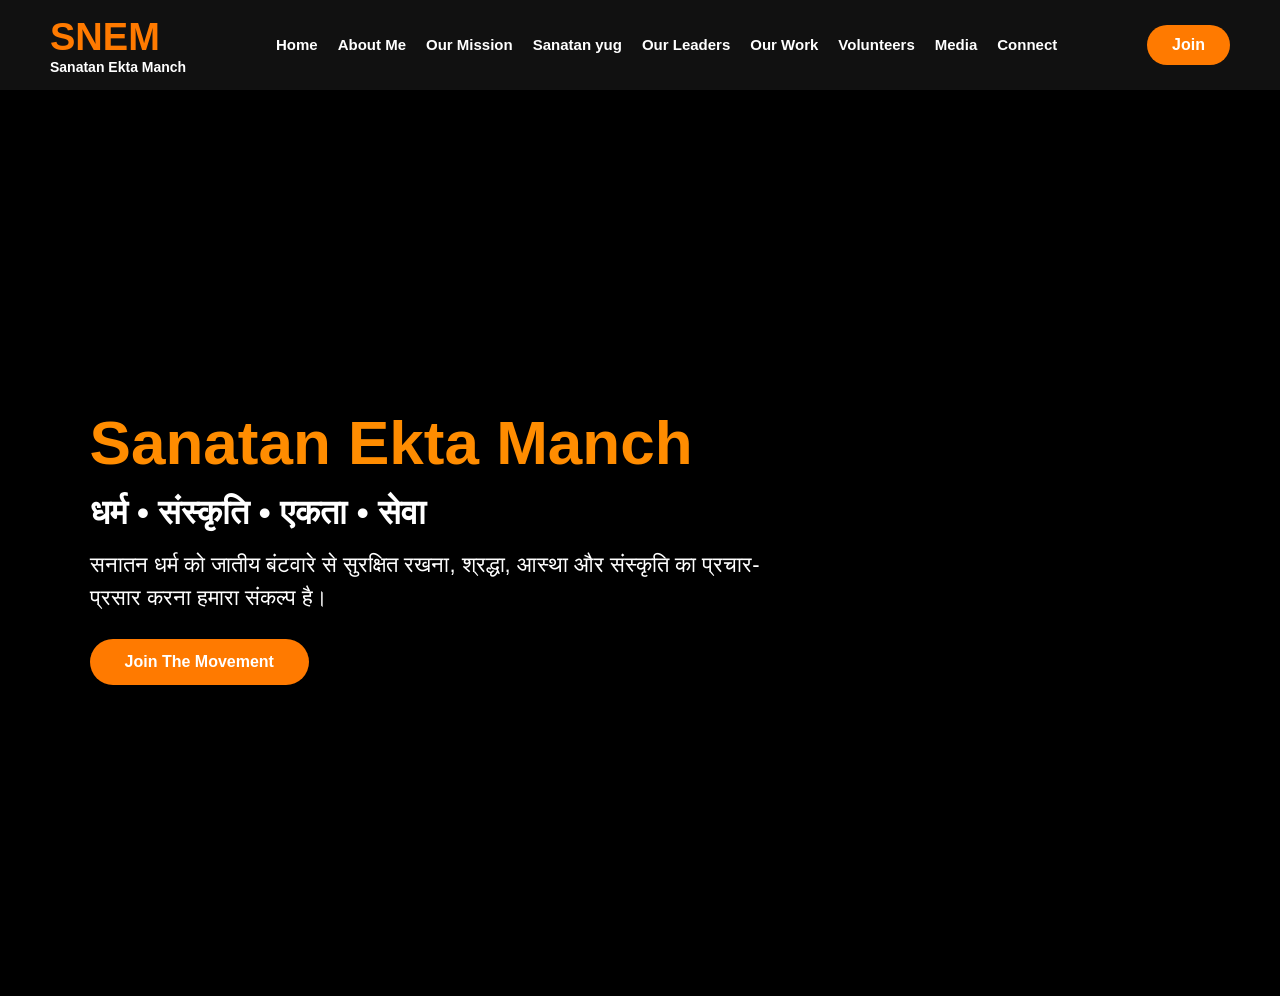
<file: index.html>
<!DOCTYPE html>
<html lang="hi">
<head>
  <meta charset="UTF-8">
  <meta name="viewport" content="width=device-width, initial-scale=1.0">
  <title>SNEM | Sanatan Ekta Manch</title>
  <link rel="stylesheet" href="style.css">
</head>
<body>

<header>
  <div class="kesri-line"></div>

  <nav>
    <div class="logo">
      <h1>SNEM</h1>
      <p>Sanatan Ekta Manch</p>
    </div>

    <ul>
      <li><a href="index.html">Home</a></li>
<li><a href="about.html">About Me</a></li>
<li><a href="mission.html">Our Mission</a></li>
<li><a href="sanatan yug.html">Sanatan yug</a></li>
<li><a href="leaders.html">Our Leaders</a></li>
<li><a href="work.html">Our Work</a></li>
<li><a href="volunteers.html">Volunteers</a></li>
<li><a href="media.html">Media</a></li>
<li><a href="connect.html">Connect</a></li>
    </ul>

    <a href="https://docs.google.com/forms/d/e/1FAIpQLSdkFGyTvKlEn-gNtfarhnUc8JHBrZEv73RzgeDl6X1iMg0nRg/viewform?usp=publish-editor"
target="_blank"
class="join-btn">Join</a>
  </nav>
</header>

<section class="hero">
  <video autoplay muted loop playsinline class="hero-video">
    <source src="video.mp4" type="video/mp4">
  </video>

  <div class="overlay"></div>

  <div class="hero-text">
    <h1>Sanatan Ekta Manch</h1>
    <h2>धर्म • संस्कृति • एकता • सेवा</h2>
    <p>
      सनातन धर्म को जातीय बंटवारे से सुरक्षित रखना,
      श्रद्धा, आस्था और संस्कृति का प्रचार-प्रसार करना हमारा संकल्प है।
    </p>
    <a href="https://docs.google.com/forms/d/e/1FAIpQLSdkFGyTvKlEn-gNtfarhnUc8JHBrZEv73RzgeDl6X1iMg0nRg/viewform?usp=publish-editor"
target="_blank"
class="main-btn">Join The Movement</a>
  </div>
</section>

</body>
</html>
</file>
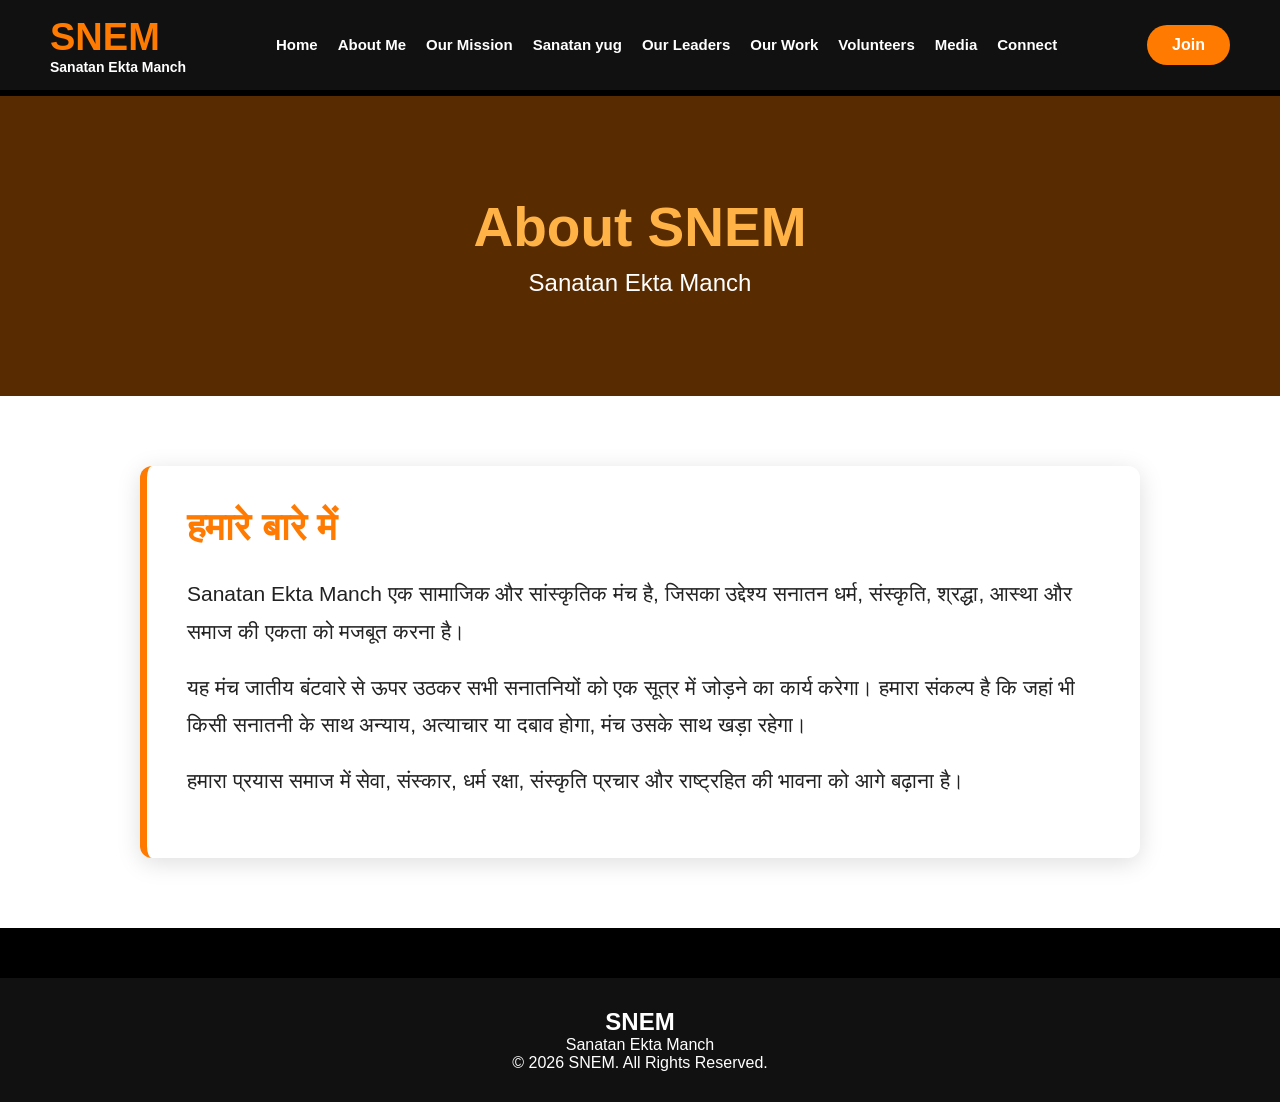
<file: about.html>
<!DOCTYPE html>
<html lang="hi">
<head>
  <meta charset="UTF-8">
  <meta name="viewport" content="width=device-width, initial-scale=1.0">
  <title>About | Sanatan Ekta Manch</title>
  <link rel="stylesheet" href="style.css">
</head>
<body>

<header>
  <div class="kesri-line"></div>

  <nav>
    <div class="logo">
      <h1>SNEM</h1>
      <p>Sanatan Ekta Manch</p>
    </div>

    <ul>
      <li><a href="index.html">Home</a></li>
      <li><a href="about.html">About Me</a></li>
      <li><a href="mission.html">Our Mission</a></li>
      <li><a href="sanatan yug.html">Sanatan yug</a></li>
      <li><a href="leaders.html">Our Leaders</a></li>
      <li><a href="work.html">Our Work</a></li>
      <li><a href="volunteers.html">Volunteers</a></li>
      <li><a href="media.html">Media</a></li>
      <li><a href="connect.html">Connect</a></li>
    </ul>

    <a href="connect.html" class="join-btn">Join</a>
  </nav>
</header>

<section class="page-hero">
  <h1>About SNEM</h1>
  <p>Sanatan Ekta Manch</p>
</section>

<section class="about-section">
  <div class="about-box">
    <h2>हमारे बारे में</h2>

    <p>
      Sanatan Ekta Manch एक सामाजिक और सांस्कृतिक मंच है, जिसका उद्देश्य
      सनातन धर्म, संस्कृति, श्रद्धा, आस्था और समाज की एकता को मजबूत करना है।
    </p>

    <p>
      यह मंच जातीय बंटवारे से ऊपर उठकर सभी सनातनियों को एक सूत्र में जोड़ने
      का कार्य करेगा। हमारा संकल्प है कि जहां भी किसी सनातनी के साथ अन्याय,
      अत्याचार या दबाव होगा, मंच उसके साथ खड़ा रहेगा।
    </p>

    <p>
      हमारा प्रयास समाज में सेवा, संस्कार, धर्म रक्षा, संस्कृति प्रचार और
      राष्ट्रहित की भावना को आगे बढ़ाना है।
    </p>
  </div>
</section>

<footer>
  <h2>SNEM</h2>
  <p>Sanatan Ekta Manch</p>
  <p>© 2026 SNEM. All Rights Reserved.</p>
</footer>

</body>
</html>
</file>
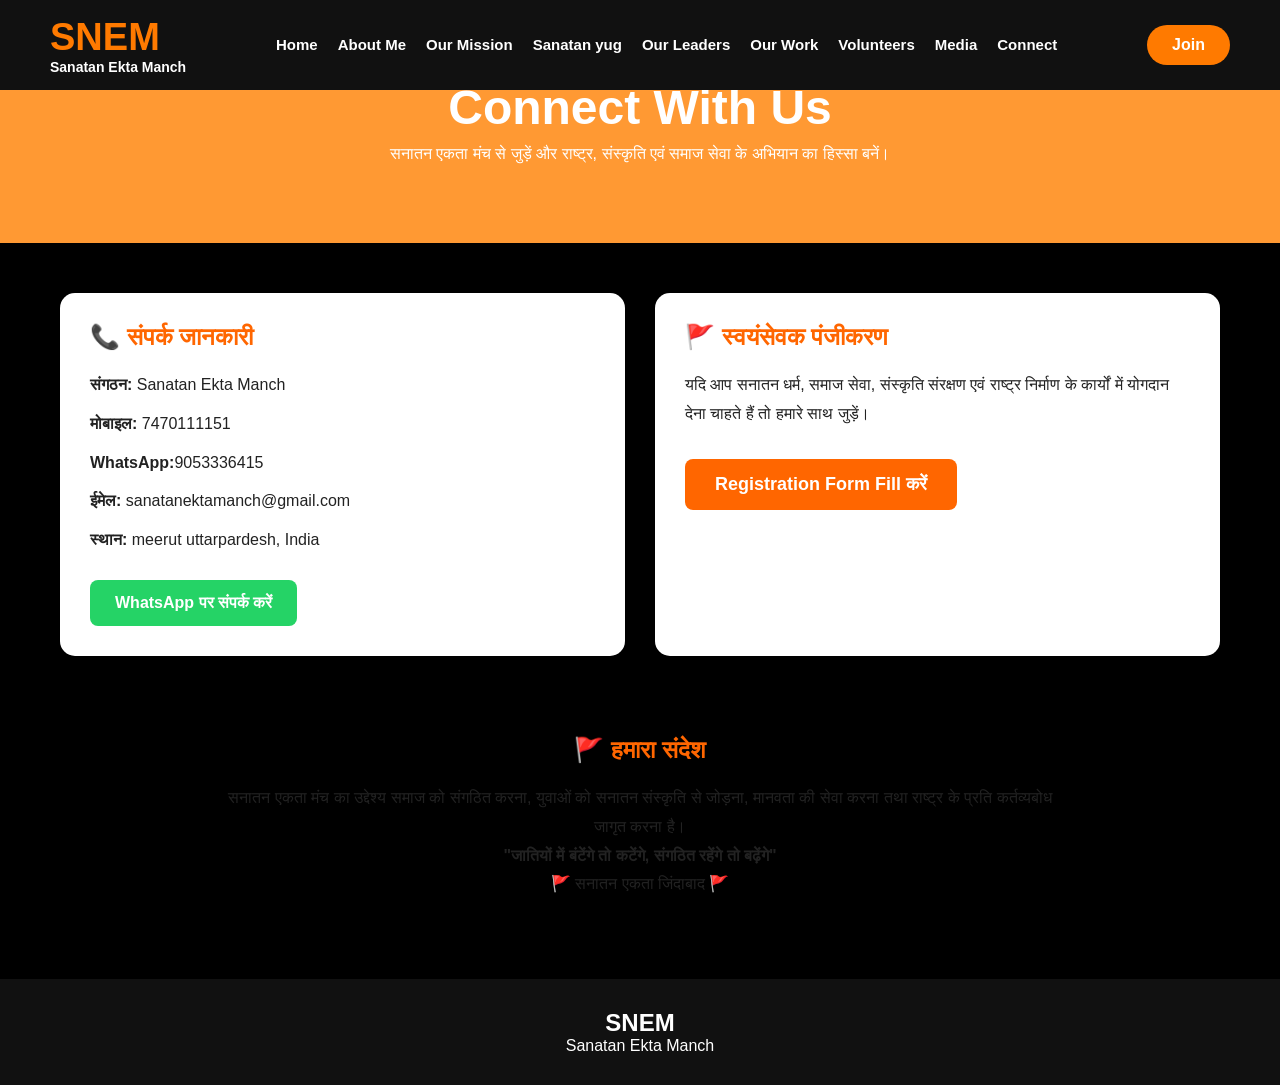
<file: connect.html>
<!DOCTYPE html>
<html lang="hi">
<head>
<meta charset="UTF-8">
<meta name="viewport" content="width=device-width, initial-scale=1.0">
<title>Connect With Us | SNEM</title>

<link rel="stylesheet" href="style.css">
</head>

<body>

<header>
<nav>

<div class="logo">
<h1>SNEM</h1>
<p>Sanatan Ekta Manch</p>
</div>

<ul>
<li><a href="index.html">Home</a></li>
<li><a href="about.html">About Me</a></li>
<li><a href="mission.html">Our Mission</a></li>
<li><a href="sanatan yug.html">Sanatan yug</a></li>
<li><a href="leaders.html">Our Leaders</a></li>
<li><a href="work.html">Our Work</a></li>
<li><a href="volunteers.html">Volunteers</a></li>
<li><a href="media.html">Media</a></li>
<li><a href="connect.html">Connect</a></li>
</ul>

<a href="https://docs.google.com/forms/d/e/1FAIpQLSdkFGyTvKlEn-gNtfarhnUc8JHBrZEv73RzgeDl6X1iMg0nRg/viewform?usp=publish-editor"
target="_blank"
class="join-btn">Join</a>

</nav>
</header>

<section class="connect-banner">
<h1>Connect With Us</h1>
<p>सनातन एकता मंच से जुड़ें और राष्ट्र, संस्कृति एवं समाज सेवा के अभियान का हिस्सा बनें।</p>
</section>

<section class="contact-section">

<div class="contact-card">

<h2>📞 संपर्क जानकारी</h2>

<p><strong>संगठन:</strong> Sanatan Ekta Manch</p>

<p><strong>मोबाइल:</strong> 7470111151</p>

<p><strong>WhatsApp:</strong>9053336415</p>

<p><strong>ईमेल:</strong> sanatanektamanch@gmail.com</p>

<p><strong>स्थान:</strong> meerut uttarpardesh, India</p>

<a href="https://wa.me/9053336415"
target="_blank"
class="whatsapp-contact">
WhatsApp पर संपर्क करें
</a>

</div>

<div class="contact-card">

<h2>🚩 स्वयंसेवक पंजीकरण</h2>

<p>
यदि आप सनातन धर्म, समाज सेवा, संस्कृति संरक्षण एवं
राष्ट्र निर्माण के कार्यों में योगदान देना चाहते हैं
तो हमारे साथ जुड़ें।
</p>

<a href="https://docs.google.com/forms/d/e/1FAIpQLSdkFGyTvKlEn-gNtfarhnUc8JHBrZEv73RzgeDl6X1iMg0nRg/viewform?usp=publish-editor"
target="_blank"
class="join-btn-big">

Registration Form Fill करें

</a>

</div>

</section>

<section class="mission-contact">

<h2>🚩 हमारा संदेश</h2>

<p>
सनातन एकता मंच का उद्देश्य समाज को संगठित करना,
युवाओं को सनातन संस्कृति से जोड़ना,
मानवता की सेवा करना तथा राष्ट्र के प्रति कर्तव्यबोध जागृत करना है।
</p>

<p>
<strong>
"जातियों में बंटेंगे तो कटेंगे, संगठित रहेंगे तो बढ़ेंगे"
</strong>
</p>

<p>
🚩 सनातन एकता जिंदाबाद 🚩
</p>

</section>

<footer>

<h2>SNEM</h2>

<p>Sanatan Ekta Manch</p>

</footer>

</body>
</html>
</file>
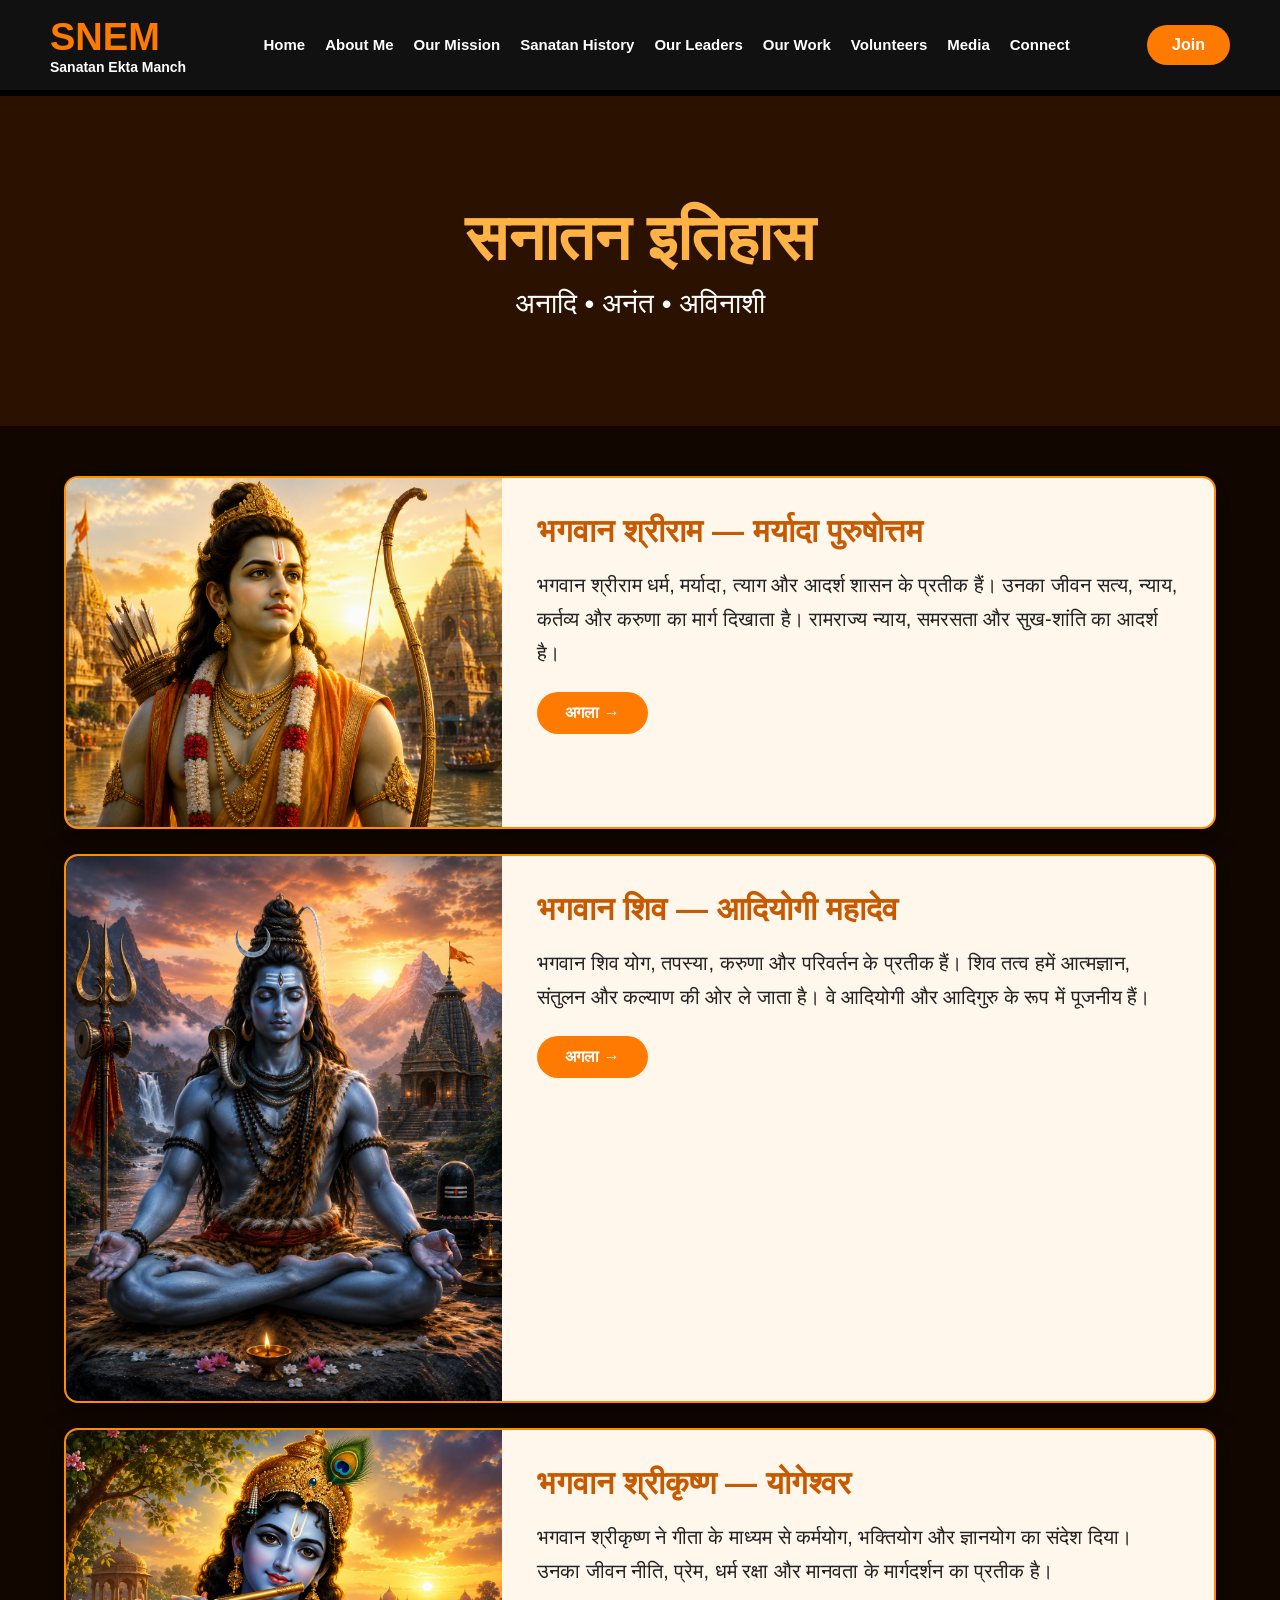
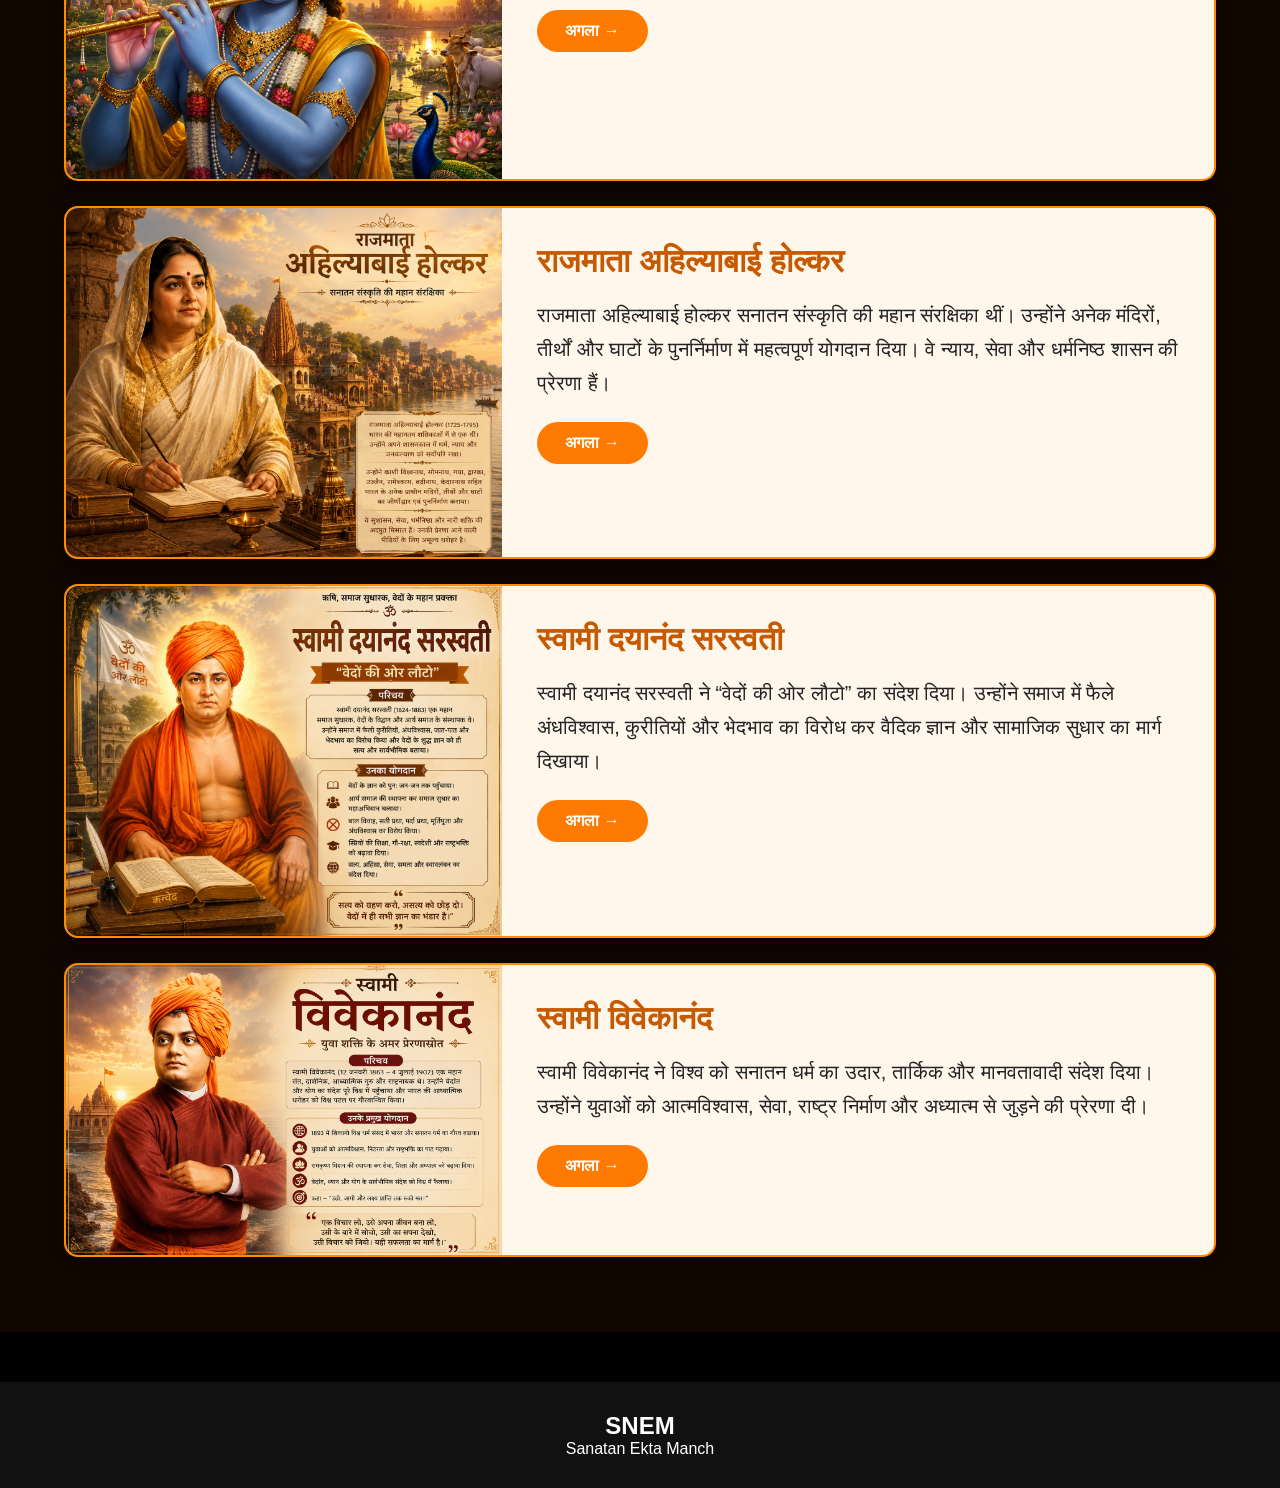
<file: history.html>
<!DOCTYPE html>
<html lang="hi">
<head>
  <meta charset="UTF-8">
  <meta name="viewport" content="width=device-width, initial-scale=1.0">
  <title>Sanatan History | SNEM</title>
  <link rel="stylesheet" href="style.css">
</head>
<body>

<header>
  <div class="kesri-line"></div>
  <nav>
    <div class="logo">
      <h1>SNEM</h1>
      <p>Sanatan Ekta Manch</p>
    </div>

    <ul>
      <li><a href="index.html">Home</a></li>
      <li><a href="about.html">About Me</a></li>
      <li><a href="mission.html">Our Mission</a></li>
      <li><a href="history.html">Sanatan History</a></li>
      <li><a href="leaders.html">Our Leaders</a></li>
      <li><a href="work.html">Our Work</a></li>
      <li><a href="volunteers.html">Volunteers</a></li>
      <li><a href="media.html">Media</a></li>
      <li><a href="connect.html">Connect</a></li>
    </ul>

    <a href="connect.html" class="join-btn">Join</a>
  </nav>
</header>

<section class="history-hero">
  <h1>सनातन इतिहास</h1>
  <p>अनादि • अनंत • अविनाशी</p>
</section>

<section class="history-section">

  <div class="history-card">
    <img src="images/ram.jpg" alt="Bhagwan Shri Ram">
    <div>
      <h2>भगवान श्रीराम — मर्यादा पुरुषोत्तम</h2>
      <p>भगवान श्रीराम धर्म, मर्यादा, त्याग और आदर्श शासन के प्रतीक हैं। उनका जीवन सत्य, न्याय, कर्तव्य और करुणा का मार्ग दिखाता है। रामराज्य न्याय, समरसता और सुख-शांति का आदर्श है।</p>
      <a href="#" class="next-btn">अगला →</a>
    </div>
  </div>

  <div class="history-card">
    <img src="images/shiv.jpg" alt="Bhagwan Shiv">
    <div>
      <h2>भगवान शिव — आदियोगी महादेव</h2>
      <p>भगवान शिव योग, तपस्या, करुणा और परिवर्तन के प्रतीक हैं। शिव तत्व हमें आत्मज्ञान, संतुलन और कल्याण की ओर ले जाता है। वे आदियोगी और आदिगुरु के रूप में पूजनीय हैं।</p>
      <a href="#" class="next-btn">अगला →</a>
    </div>
  </div>

  <div class="history-card">
    <img src="images/krishna.jpg" alt="Bhagwan Shri Krishna">
    <div>
      <h2>भगवान श्रीकृष्ण — योगेश्वर</h2>
      <p>भगवान श्रीकृष्ण ने गीता के माध्यम से कर्मयोग, भक्तियोग और ज्ञानयोग का संदेश दिया। उनका जीवन नीति, प्रेम, धर्म रक्षा और मानवता के मार्गदर्शन का प्रतीक है।</p>
      <a href="#" class="next-btn">अगला →</a>
    </div>
  </div>

  <div class="history-card">
    <img src="images/ahilyabai.jpg" alt="Ahilyabai Holkar">
    <div>
      <h2>राजमाता अहिल्याबाई होल्कर</h2>
      <p>राजमाता अहिल्याबाई होल्कर सनातन संस्कृति की महान संरक्षिका थीं। उन्होंने अनेक मंदिरों, तीर्थों और घाटों के पुनर्निर्माण में महत्वपूर्ण योगदान दिया। वे न्याय, सेवा और धर्मनिष्ठ शासन की प्रेरणा हैं।</p>
      <a href="#" class="next-btn">अगला →</a>
    </div>
  </div>

  <div class="history-card">
    <img src="images/dayanand.jpg" alt="Swami Dayanand Saraswati">
    <div>
      <h2>स्वामी दयानंद सरस्वती</h2>
      <p>स्वामी दयानंद सरस्वती ने “वेदों की ओर लौटो” का संदेश दिया। उन्होंने समाज में फैले अंधविश्वास, कुरीतियों और भेदभाव का विरोध कर वैदिक ज्ञान और सामाजिक सुधार का मार्ग दिखाया।</p>
      <a href="#" class="next-btn">अगला →</a>
    </div>
  </div>

  <div class="history-card">
    <img src="images/vivekanand.jpg" alt="Swami Vivekananda">
    <div>
      <h2>स्वामी विवेकानंद</h2>
      <p>स्वामी विवेकानंद ने विश्व को सनातन धर्म का उदार, तार्किक और मानवतावादी संदेश दिया। उन्होंने युवाओं को आत्मविश्वास, सेवा, राष्ट्र निर्माण और अध्यात्म से जुड़ने की प्रेरणा दी।</p>
      <a href="#" class="next-btn">अगला →</a>
    </div>
  </div>

</section>

<footer>
  <h2>SNEM</h2>
  <p>Sanatan Ekta Manch</p>
</footer>

</body>
</html>
</file>
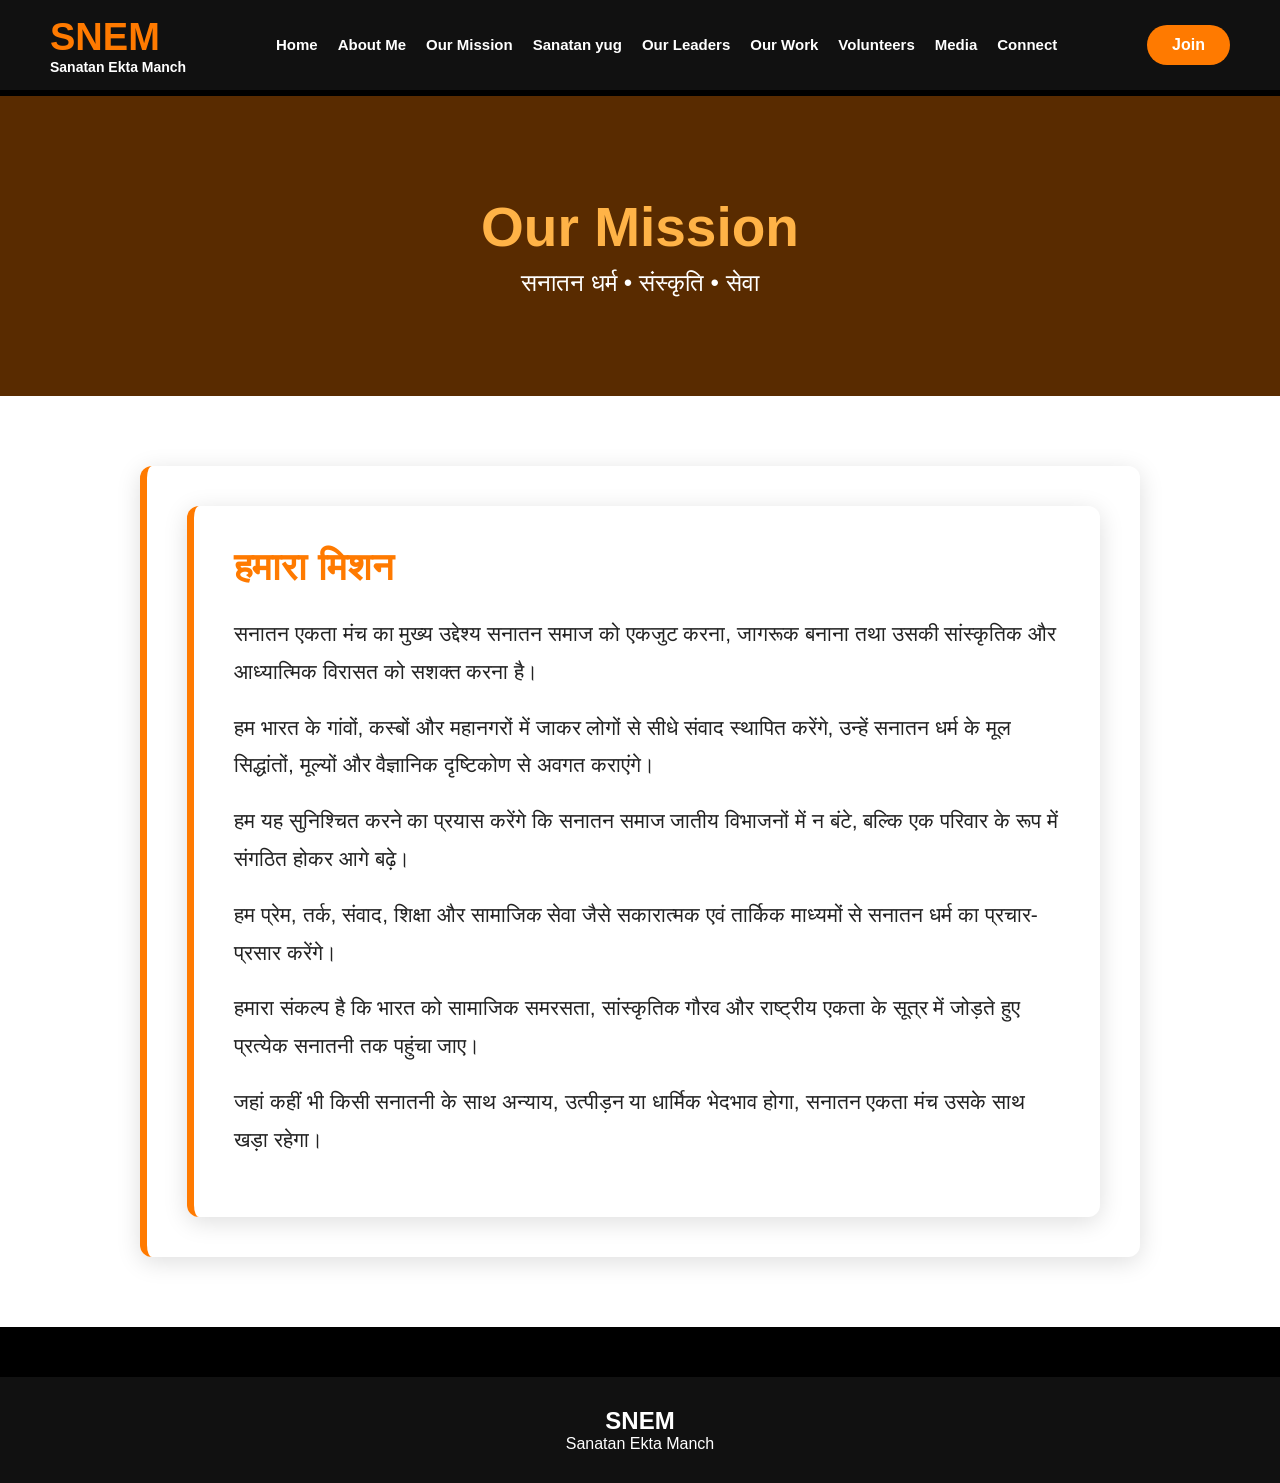
<file: mission.html>
<!DOCTYPE html>
<html lang="hi">

<head>
<meta charset="UTF-8">
<meta name="viewport" content="width=device-width,initial-scale=1.0">

<title>Our Mission | SNEM</title>

<link rel="stylesheet" href="style.css">

</head>

<body>

<header>

<div class="kesri-line"></div>

<nav>

<div class="logo">
<h1>SNEM</h1>
<p>Sanatan Ekta Manch</p>
</div>

<ul>

<ul>
  <li><a href="index.html">Home</a></li>
  <li><a href="about.html">About Me</a></li>
  <li><a href="mission.html">Our Mission</a></li>
  <li><a href="sanatan yug.html">Sanatan yug</a></li>
  <li><a href="leaders.html">Our Leaders</a></li>
  <li><a href="work.html">Our Work</a></li>
  <li><a href="volunteers.html">Volunteers</a></li>
  <li><a href="media.html">Media</a></li>
  <li><a href="connect.html">Connect</a></li>
</ul>
</ul>

<a href="connect.html" class="join-btn">

Join

</a>

</nav>

</header>



<section class="page-hero">

<h1>Our Mission</h1>

<p>

सनातन धर्म • संस्कृति • सेवा

</p>

</section>



<section class="about-section">

<div class="about-box">

<div class="about-box">

<h2>हमारा मिशन</h2>

<p>
सनातन एकता मंच का मुख्य उद्देश्य सनातन समाज को एकजुट करना, जागरूक बनाना तथा
उसकी सांस्कृतिक और आध्यात्मिक विरासत को सशक्त करना है।
</p>

<p>
हम भारत के गांवों, कस्बों और महानगरों में जाकर लोगों से सीधे संवाद स्थापित करेंगे,
उन्हें सनातन धर्म के मूल सिद्धांतों, मूल्यों और वैज्ञानिक दृष्टिकोण से अवगत कराएंगे।
</p>

<p>
हम यह सुनिश्चित करने का प्रयास करेंगे कि सनातन समाज जातीय विभाजनों में न बंटे,
बल्कि एक परिवार के रूप में संगठित होकर आगे बढ़े।
</p>

<p>
हम प्रेम, तर्क, संवाद, शिक्षा और सामाजिक सेवा जैसे सकारात्मक एवं तार्किक माध्यमों से
सनातन धर्म का प्रचार-प्रसार करेंगे।
</p>

<p>
हमारा संकल्प है कि भारत को सामाजिक समरसता, सांस्कृतिक गौरव और राष्ट्रीय एकता के
सूत्र में जोड़ते हुए प्रत्येक सनातनी तक पहुंचा जाए।
</p>

<p>
जहां कहीं भी किसी सनातनी के साथ अन्याय, उत्पीड़न या धार्मिक भेदभाव होगा,
सनातन एकता मंच उसके साथ खड़ा रहेगा।
</p>

</div>

</div>

</section>




<footer>

<h2>SNEM</h2>

<p>Sanatan Ekta Manch</p>

</footer>


</body>
</html>
</file>
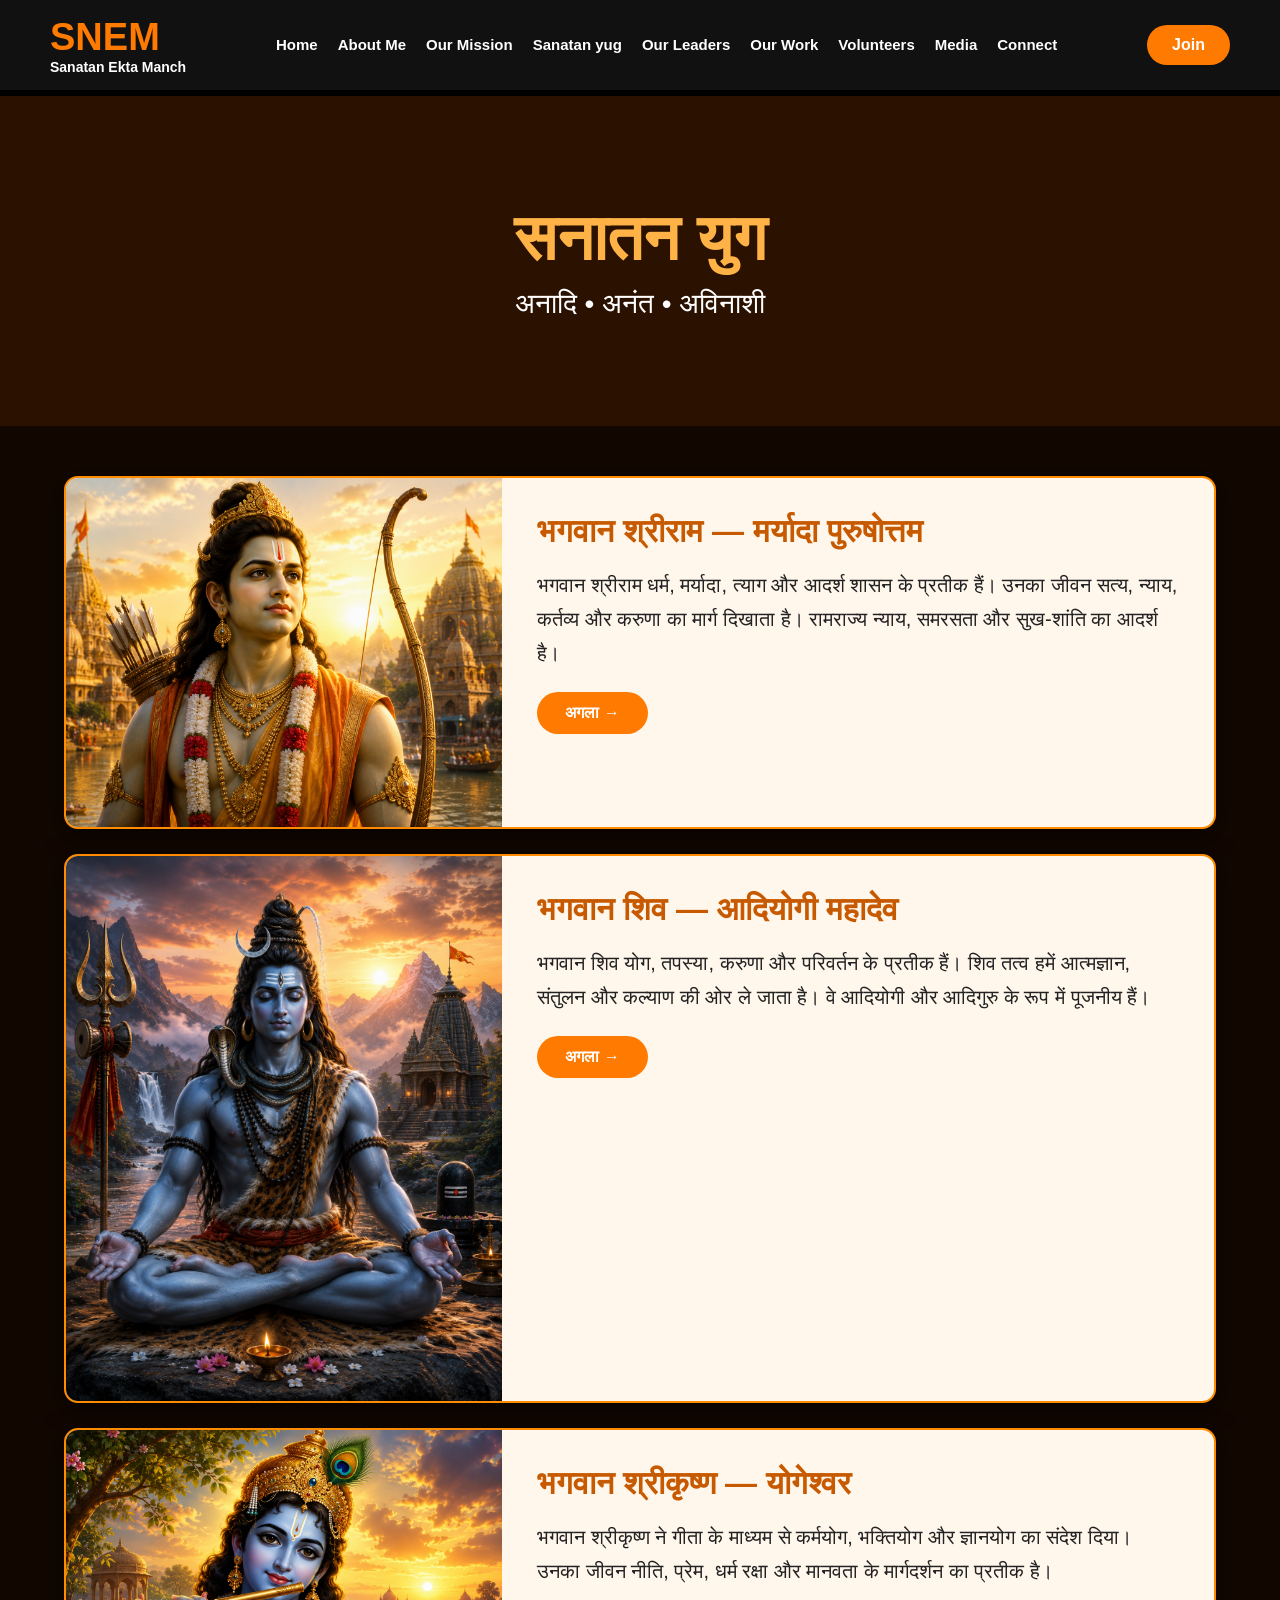
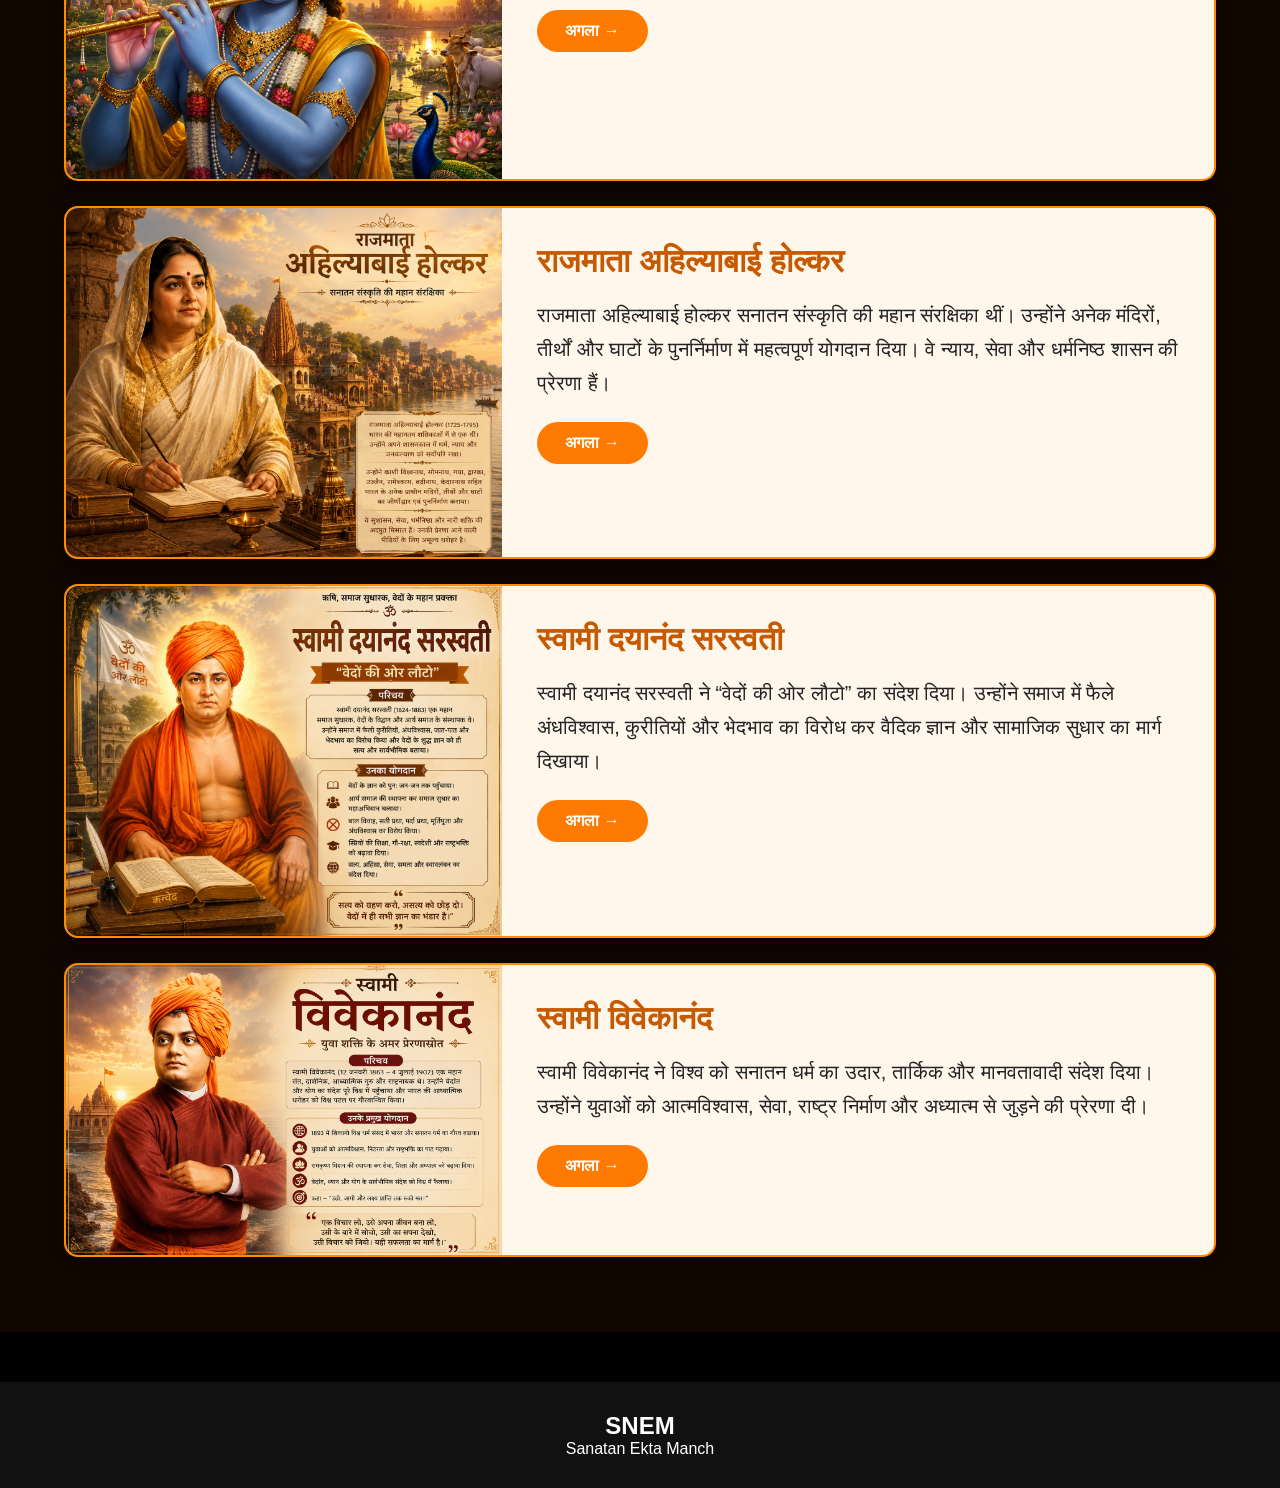
<file: sanatan yug.html>
<!DOCTYPE html>
<html lang="hi">
<head>
  <meta charset="UTF-8">
  <meta name="viewport" content="width=device-width, initial-scale=1.0">
  <title>sanatan yug | SNEM</title>
  <link rel="stylesheet" href="style.css">
</head>
<body>

<header>
  <div class="kesri-line"></div>
  <nav>
    <div class="logo">
      <h1>SNEM</h1>
      <p>Sanatan Ekta Manch</p>
    </div>

    <ul>
      <li><a href="index.html">Home</a></li>
      <li><a href="about.html">About Me</a></li>
      <li><a href="mission.html">Our Mission</a></li>
      <li><a href="sanatan yug.html">Sanatan yug</a></li>
      <li><a href="leaders.html">Our Leaders</a></li>
      <li><a href="work.html">Our Work</a></li>
      <li><a href="volunteers.html">Volunteers</a></li>
      <li><a href="media.html">Media</a></li>
      <li><a href="connect.html">Connect</a></li>
    </ul>

    <a href="connect.html" class="join-btn">Join</a>
  </nav>
</header>

<section class="history-hero">
  <h1>सनातन युग</h1>
  <p>अनादि • अनंत • अविनाशी</p>
</section>

<section class="history-section">

  <div class="history-card">
    <img src="images/ram.jpg" alt="Bhagwan Shri Ram">
    <div>
      <h2>भगवान श्रीराम — मर्यादा पुरुषोत्तम</h2>
      <p>भगवान श्रीराम धर्म, मर्यादा, त्याग और आदर्श शासन के प्रतीक हैं। उनका जीवन सत्य, न्याय, कर्तव्य और करुणा का मार्ग दिखाता है। रामराज्य न्याय, समरसता और सुख-शांति का आदर्श है।</p>
      <a href="#" class="next-btn">अगला →</a>
    </div>
  </div>

  <div class="history-card">
    <img src="images/shiv.jpg" alt="Bhagwan Shiv">
    <div>
      <h2>भगवान शिव — आदियोगी महादेव</h2>
      <p>भगवान शिव योग, तपस्या, करुणा और परिवर्तन के प्रतीक हैं। शिव तत्व हमें आत्मज्ञान, संतुलन और कल्याण की ओर ले जाता है। वे आदियोगी और आदिगुरु के रूप में पूजनीय हैं।</p>
      <a href="#" class="next-btn">अगला →</a>
    </div>
  </div>

  <div class="history-card">
    <img src="images/krishna.jpg" alt="Bhagwan Shri Krishna">
    <div>
      <h2>भगवान श्रीकृष्ण — योगेश्वर</h2>
      <p>भगवान श्रीकृष्ण ने गीता के माध्यम से कर्मयोग, भक्तियोग और ज्ञानयोग का संदेश दिया। उनका जीवन नीति, प्रेम, धर्म रक्षा और मानवता के मार्गदर्शन का प्रतीक है।</p>
      <a href="#" class="next-btn">अगला →</a>
    </div>
  </div>

  <div class="history-card">
    <img src="images/ahilyabai.jpg" alt="Ahilyabai Holkar">
    <div>
      <h2>राजमाता अहिल्याबाई होल्कर</h2>
      <p>राजमाता अहिल्याबाई होल्कर सनातन संस्कृति की महान संरक्षिका थीं। उन्होंने अनेक मंदिरों, तीर्थों और घाटों के पुनर्निर्माण में महत्वपूर्ण योगदान दिया। वे न्याय, सेवा और धर्मनिष्ठ शासन की प्रेरणा हैं।</p>
      <a href="#" class="next-btn">अगला →</a>
    </div>
  </div>

  <div class="history-card">
    <img src="images/dayanand.jpg" alt="Swami Dayanand Saraswati">
    <div>
      <h2>स्वामी दयानंद सरस्वती</h2>
      <p>स्वामी दयानंद सरस्वती ने “वेदों की ओर लौटो” का संदेश दिया। उन्होंने समाज में फैले अंधविश्वास, कुरीतियों और भेदभाव का विरोध कर वैदिक ज्ञान और सामाजिक सुधार का मार्ग दिखाया।</p>
      <a href="#" class="next-btn">अगला →</a>
    </div>
  </div>

  <div class="history-card">
    <img src="images/vivekanand.jpg" alt="Swami Vivekananda">
    <div>
      <h2>स्वामी विवेकानंद</h2>
      <p>स्वामी विवेकानंद ने विश्व को सनातन धर्म का उदार, तार्किक और मानवतावादी संदेश दिया। उन्होंने युवाओं को आत्मविश्वास, सेवा, राष्ट्र निर्माण और अध्यात्म से जुड़ने की प्रेरणा दी।</p>
      <a href="#" class="next-btn">अगला →</a>
    </div>
  </div>

</section>

<footer>
  <h2>SNEM</h2>
  <p>Sanatan Ekta Manch</p>
</footer>

</body>
</html>
</file>
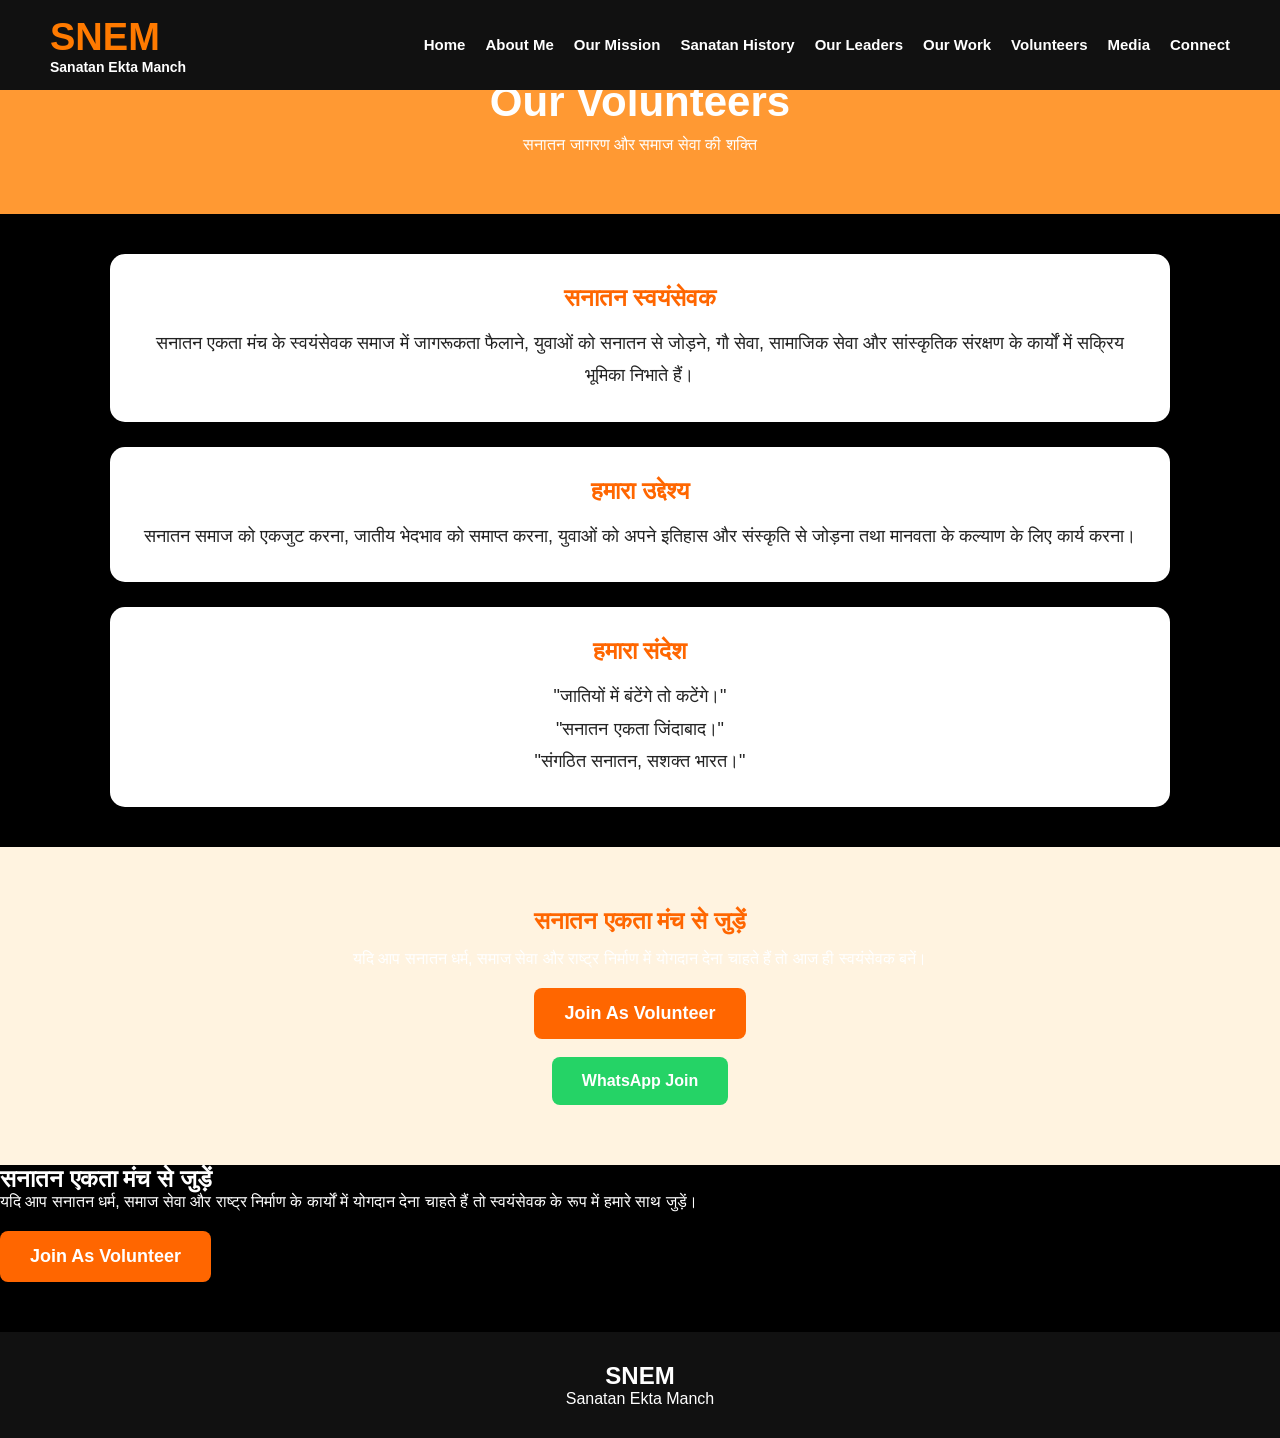
<file: volunteers.html>
<!DOCTYPE html>
<html lang="hi">

<head>
<meta charset="UTF-8">
<meta name="viewport" content="width=device-width, initial-scale=1.0">
<title>Volunteers | SNEM</title>

<link rel="stylesheet" href="style.css">



</head>

<body>

<header>

<nav>

<div class="logo">
<h1>SNEM</h1>
<p>Sanatan Ekta Manch</p>
</div>

<ul>
<li><a href="index.html">Home</a></li>
<li><a href="about.html">About Me</a></li>
<li><a href="mission.html">Our Mission</a></li>
<li><a href="history.html">Sanatan History</a></li>
<li><a href="leaders.html">Our Leaders</a></li>
<li><a href="work.html">Our Work</a></li>
<li><a href="volunteers.html">Volunteers</a></li>
<li><a href="media.html">Media</a></li>
<li><a href="connect.html">Connect</a></li>
</ul>

</nav>

</header>

<<section class="volunteer-banner">
    <h1>Our Volunteers</h1>
    <p>सनातन जागरण और समाज सेवा की शक्ति</p>
</section>

<section class="volunteers-section">

    <div class="volunteer-card">
        <h2>सनातन स्वयंसेवक</h2>
        <p>
        सनातन एकता मंच के स्वयंसेवक समाज में जागरूकता फैलाने,
        युवाओं को सनातन से जोड़ने, गौ सेवा, सामाजिक सेवा और
        सांस्कृतिक संरक्षण के कार्यों में सक्रिय भूमिका निभाते हैं।
        </p>
    </div>

    <div class="volunteer-card">
        <h2>हमारा उद्देश्य</h2>
        <p>
        सनातन समाज को एकजुट करना, जातीय भेदभाव को समाप्त करना,
        युवाओं को अपने इतिहास और संस्कृति से जोड़ना तथा
        मानवता के कल्याण के लिए कार्य करना।
        </p>
    </div>

    <div class="volunteer-card">
        <h2>हमारा संदेश</h2>
        <p>
        "जातियों में बंटेंगे तो कटेंगे।"<br>
        "सनातन एकता जिंदाबाद।"<br>
        "संगठित सनातन, सशक्त भारत।"
        </p>
    </div>

</section>

<section class="join-section">

    <h2>सनातन एकता मंच से जुड़ें</h2>

    <p>
    यदि आप सनातन धर्म, समाज सेवा और राष्ट्र निर्माण में योगदान
    देना चाहते हैं तो आज ही स्वयंसेवक बनें।
    </p>

    <a href="connect.html" class="join-btn-big">
        Join As Volunteer
    </a>

    <br><br>

    <a href="https://wa.me/919053336415" class="whatsapp-btn">
        WhatsApp Join
    </a>

</section>

<h2>सनातन एकता मंच से जुड़ें</h2>

<p>
यदि आप सनातन धर्म, समाज सेवा और राष्ट्र निर्माण के कार्यों में
योगदान देना चाहते हैं तो स्वयंसेवक के रूप में हमारे साथ जुड़ें।
</p>

<a href="https://docs.google.com/forms/d/e/1FAIpQLSdkFGyTvKlEn-gNtfarhnUc8JHBrZEv73RzgeDl6X1iMg0nRg/viewform?usp=publish-editor"
target="_blank"
class="join-btn-big">
Join As Volunteer
</a>

</section>

<footer>

<h2>SNEM</h2>

<p>Sanatan Ekta Manch</p>

</footer>

</body>
</html>
</file>
<file: style.css>
*{
  margin:0;
  padding:0;
  box-sizing:border-box;
  font-family:Arial, sans-serif;
}

body{
  background:#000;
  color:white;
}

.kesri-line{
  height:6px;
  background:#ff7a00;
}

nav{
  height:90px;
  width:100%;
  background:#111;
  display:flex;
  align-items:center;
  justify-content:space-between;
  padding:0 50px;
  position:fixed;
  top:0;
  left:0;
  z-index:10;
}

.logo h1{
  color:#ff7a00;
  font-size:38px;
}

.logo p{
  font-size:14px;
  font-weight:bold;
}

nav ul{
  list-style:none;
  display:flex;
  gap:20px;
}

nav ul li a{
  color:white;
  text-decoration:none;
  font-weight:bold;
  font-size:15px;
}

.join-btn{
  background:#ff7a00;
  color:white;
  padding:11px 25px;
  border-radius:30px;
  text-decoration:none;
  font-weight:bold;
}

.hero{
  width:100%;
  height:100vh;
  position:relative;
  overflow:hidden;
  background:#000;
  margin-top:90px;
}

.hero-video{
  position:absolute;
  inset:0;
  width:100%;
  height:100%;
  object-fit:cover;
}

.overlay{
  position:absolute;
  inset:0;
  background:linear-gradient(90deg, rgba(0,0,0,.75), rgba(0,0,0,.25));
  z-index:1;
}

.hero-text{
  position:absolute;
  top:50%;
  left:7%;
  transform:translateY(-50%);
  color:white;
  max-width:700px;
  z-index:2;
}

.hero-text h1{
  font-size:62px;
  color:#ff8c00;
}

.hero-text h2{
  font-size:34px;
  margin:15px 0;
}

.hero-text p{
  font-size:22px;
  line-height:1.5;
}

.main-btn{
  display:inline-block;
  margin-top:25px;
  padding:14px 35px;
  background:#ff7a00;
  color:white;
  text-decoration:none;
  border-radius:30px;
  font-weight:bold;
}.page-hero{
  margin-top:90px;
  height:300px;
  background:linear-gradient(rgba(0,0,0,.65),rgba(0,0,0,.65)), #ff7a00;
  display:flex;
  flex-direction:column;
  align-items:center;
  justify-content:center;
  text-align:center;
  color:white;
}

.page-hero h1{
  font-size:55px;
  color:#ffb347;
}

.page-hero p{
  font-size:24px;
  margin-top:10px;
}

.about-section{
  background:#fff;
  color:#222;
  padding:70px 10%;
}

.about-box{
  max-width:1000px;
  margin:auto;
  padding:40px;
  border-left:7px solid #ff7a00;
  box-shadow:0 5px 25px #0002;
  border-radius:12px;
}

.about-box h2{
  font-size:38px;
  color:#ff7a00;
  margin-bottom:25px;
}

.about-box p{
  font-size:21px;
  line-height:1.8;
  margin-bottom:18px;
}

footer{
  background:#111;
  color:white;
  text-align:center;
  padding:30px;
}.history-hero{
  margin-top:90px;
  height:330px;
  background:linear-gradient(rgba(0,0,0,.65),rgba(0,0,0,.65)), #7a3000;
  display:flex;
  flex-direction:column;
  align-items:center;
  justify-content:center;
  text-align:center;
  color:white;
}

.history-hero h1{
  font-size:64px;
  color:#ffb347;
}

.history-hero p{
  font-size:28px;
  margin-top:12px;
}

.history-section{
  background:#120700;
  padding:50px 5%;
}

.history-card{
  display:grid;
  grid-template-columns:38% 62%;
  background:#fff7ec;
  color:#222;
  margin-bottom:25px;
  border:2px solid #ff8c00;
  border-radius:14px;
  overflow:hidden;
  box-shadow:0 5px 25px #0008;
}

.history-card img{
  width:100%;
  height:100%;
  min-height:280px;
  object-fit:cover;
}

.history-card div{
  padding:35px;
}

.history-card h2{
  color:#c75a00;
  font-size:32px;
  margin-bottom:18px;
}

.history-card p{
  font-size:20px;
  line-height:1.7;
}

.next-btn{
  display:inline-block;
  margin-top:22px;
  background:#ff7a00;
  color:white;
  padding:12px 28px;
  border-radius:30px;
  text-decoration:none;
  font-weight:bold;
}

@media(max-width:900px){
  .history-card{
    grid-template-columns:1fr;
  }

  .history-hero h1{
    font-size:42px;
  }
.leader-banner{

margin-top:90px;

height:280px;

background:linear-gradient(rgba(0,0,0,.6),rgba(0,0,0,.6)),#a24d00;

display:flex;

flex-direction:column;

justify-content:center;

align-items:center;

color:white;

text-align:center;

}

.leader-banner h1{

font-size:60px;

color:#ffb347;

}

.leader-banner p{

font-size:24px;

margin-top:10px;

}

.leaders{

padding:60px;

background:#f5f5f5;

}

.big-card{

background:white;

padding:35px;

border-radius:20px;

box-shadow:0 0 25px rgba(0,0,0,.15);

text-align:center;

margin-bottom:50px;

}

.big-card img{

width:420px;

max-width:100%;

border-radius:20px;

}

.big-card h2{

margin-top:20px;

color:#ff7a00;

font-size:42px;

}

.big-card h3{

margin:10px 0;

font-size:28px;

}

.big-card p{

font-size:20px;

line-height:1.8;

}



.small-card{

display:flex;

gap:30px;

align-items:center;

background:white;

padding:25px;

border-radius:20px;

box-shadow:0 0 20px rgba(0,0,0,.12);

}

.small-card img{

width:250px;

border-radius:15px;

}

.small-card h2{

color:#ff7a00;

font-size:34px;

margin-bottom:10px;

}

.small-card h3{

margin-bottom:15px;

}

.small-card p{

font-size:18px;

line-height:1.7;

}

@media(max-width:768px){

.small-card{

flex-direction:column;

text-align:center;

}

}.work-hero{
  margin-top:90px;
  height:300px;
  background:linear-gradient(rgba(0,0,0,.65),rgba(0,0,0,.65)),#8a3d00;
  display:flex;
  flex-direction:column;
  justify-content:center;
  align-items:center;
  color:white;
  text-align:center;
}

.work-hero h1{
  font-size:60px;
  color:#ffb347;
}

.work-hero p{
  font-size:25px;
  margin-top:10px;
}

.work-section{
  background:#f5f5f5;
  padding:60px;
}

.work-grid{
  display:grid;
  grid-template-columns:repeat(2,1fr);
  gap:30px;
}

.work-card{
  background:white;
  color:#222;
  padding:30px;
  border-radius:18px;
  box-shadow:0 0 25px rgba(0,0,0,.12);
  border-top:5px solid #ff7a00;
}

.work-card h2{
  color:#ff7a00;
  font-size:30px;
  margin-bottom:12px;
}

.work-card p{
  font-size:18px;
  line-height:1.6;
  margin-bottom:18px;
}

.work-card video,
.work-card iframe{
  width:100%;
  height:300px;
  border:none;
  border-radius:12px;
  background:#000;
}

.work-card audio{
  width:100%;
}

.photo-row{
  display:grid;
  grid-template-columns:repeat(3,1fr);
  gap:12px;
}

.photo-row img{
  width:100%;
  height:160px;
  object-fit:cover;
  border-radius:10px;
}

.blog-box{
  background:#fff3e6;
  padding:20px;
  border-radius:12px;
  border-left:5px solid #ff7a00;
}

.blog-box h3{
  color:#c45600;
  margin-bottom:10px;
}

.blog-box a{
  color:#ff7a00;
  font-weight:bold;
  text-decoration:none;
}

@media(max-width:900px){
  .work-grid{
    grid-template-columns:1fr;
  }

  .work-section{
    padding:25px;
  }
}/* Leaders Page */

.leader-banner{
    background:#ff9933;
    color:white;
    text-align:center;
    padding:60px 20px;
}

.leader-banner h1{
    font-size:42px;
    margin-bottom:10px;
}

.leaders{
    max-width:1200px;
    margin:auto;
    padding:50px 20px;
}

.big-card{
    display:flex;
    align-items:center;
    gap:35px;
    background:#fff;
    padding:30px;
    margin-bottom:40px;
    border-radius:15px;
    box-shadow:0 5px 15px rgba(0,0,0,0.1);
}

.big-card img{
    width:280px;
    height:340px;
    object-fit:cover;
    border-radius:12px;
}

.big-card-content{
    flex:1;
}

.big-card h2{
    color:#ff6600;
    margin-bottom:10px;
}

.big-card h3{
    color:#444;
    margin-bottom:15px;
}

.small-card{
    display:flex;
    align-items:center;
    gap:25px;
    background:#fff;
    padding:25px;
    border-radius:15px;
    box-shadow:0 5px 15px rgba(0,0,0,0.1);
}

.small-card img{
    width:140px;
    height:180px;
    object-fit:cover;
    border-radius:12px;
};
}

.small-card-content{
    flex:1;
}

.small-card h2{
    color:#ff6600;
    margin-bottom:10px;
}

.small-card h3{
    color:#444;
    margin-bottom:15px;
}

footer{
    background:#111;
    color:white;
    text-align:center;
    padding:30px;
    margin-top:50px;
}

@media(max-width:768px){

    .big-card,
    .small-card{
        flex-direction:column;
        text-align:center;
    }

    .big-card img{
        width:220px;
        height:280px;
    }

    .small-card img{
        width:170px;
        height:210px;
    }
}.video-box{
    flex:1;
}

.video-box video{
    width:100%;
    max-width:450px;
    border-radius:12px;
    box-shadow:0 5px 15px rgba(0,0,0,0.2);
}/* Volunteers Page */

.volunteer-banner{
    background:#ff9933;
    color:white;
    text-align:center;
  .volunteer-banner{
    padding:80px 20px;
}
}

.volunteer-banner h1{
    font-size:42px;
    margin-bottom:10px;
}

.volunteers-section{
    max-width:1200px;
    margin:auto;
    padding:50px 20px;
}

.volunteer-card{
    background:#fff;
    padding:30px;
    border-radius:15px;
    margin-bottom:30px;
    box-shadow:0 5px 15px rgba(0,0,0,0.1);
    text-align:center;
}

.volunteer-card img{
    width:180px;
    height:180px;
    border-radius:50%;
    object-fit:cover;
    margin-bottom:15px;
}

.volunteer-card h2{
    color:#d35400;
}

.volunteer-card p{
    line-height:1.8;
}

.join-section{
    background:#fff3e0;
    padding:50px 20px;
    text-align:center;
}

.join-section h2{
    color:#ff6600;
    margin-bottom:15px;
}

.join-btn-big{
    display:inline-block;
    margin-top:20px;
    padding:15px 35px;
    background:#ff6600;
    color:white;
    text-decoration:none;
    border-radius:8px;
    font-size:18px;
    font-weight:bold;
    transition:0.3s;
}

.join-btn-big:hover{
    background:#e65c00;
}

@media(max-width:768px){

    .volunteer-banner h1{
        font-size:32px;
    }

    .volunteer-card{
        padding:20px;
    }

    .volunteer-card img{
        width:140px;
        height:140px;
    }

    .join-btn-big{
        width:100%;
        max-width:280px;
    }
}.volunteer-banner{
    background:#ff9933;
    color:#fff;
    text-align:center;
    padding:60px 20px;
}

.volunteers-section{
    max-width:1100px;
    margin:40px auto;
    padding:0 20px;
}

.volunteer-card{
    background:#fff;
    padding:30px;
    margin-bottom:25px;
    border-radius:15px;
    box-shadow:0 4px 12px rgba(0,0,0,.1);
    text-align:center;
}

.volunteer-card h2{
    color:#ff6600;
    margin-bottom:15px;
}

.join-section{
    background:#fff3e0;
    text-align:center;
    padding:60px 20px;
}

.join-btn-big,
.whatsapp-btn{
    display:inline-block;
    padding:15px 30px;
    text-decoration:none;
    border-radius:8px;
    color:#fff;
    font-weight:bold;
}

.join-btn-big{
    background:#ff6600;
}

.whatsapp-btn{
    background:#25D366;
}.volunteer-card p{
    color:#222 !important;
    font-size:18px;
    line-height:1.8;
}

.volunteer-card h2{
    color:#ff6600 !important;
}/* MEDIA PAGE */

.media-banner{
    background:#ff9933;
    color:#fff;
    text-align:center;
    padding:80px 20px;
}

.media-banner h1{
    font-size:48px;
    margin-bottom:10px;
}

.video-section,
.gallery-section,
.news-section{
    max-width:1200px;
    margin:50px auto;
    padding:0 20px;
}

.video-section h2,
.gallery-section h2,
.news-section h2{
    text-align:center;
    color:#ff6600;
    margin-bottom:30px;
}

.video-grid{
    display:grid;
    grid-template-columns:repeat(auto-fit,minmax(400px,1fr));
    gap:20px;
}

.video-card iframe{
    width:100%;
    height:300px;
    border:none;
    border-radius:12px;
}

.gallery-grid{
    display:grid;
    grid-template-columns:repeat(auto-fit,minmax(250px,1fr));
    gap:20px;
}

.gallery-grid img{
    width:100%;
    height:250px;
    object-fit:cover;
    border-radius:12px;
}

.news-card{
    background:#fff;
    padding:30px;
    border-radius:15px;
    box-shadow:0 5px 15px rgba(0,0,0,.1);
    text-align:center;
}

.news-card h3{
    color:#ff6600;
    margin-bottom:15px;
}

.news-card p{
    color:#222;
    line-height:1.8;
}

@media(max-width:768px){

.video-grid{
    grid-template-columns:1fr;
}

.video-card iframe{
    height:220px;
}

.media-banner h1{
    font-size:36px;
}
}/* CONNECT PAGE */

.connect-banner{
    background:#ff9933;
    color:white;
    text-align:center;
    padding:80px 20px;
}

.connect-banner h1{
    font-size:48px;
    margin-bottom:10px;
}

.contact-section{
    max-width:1200px;
    margin:50px auto;
    padding:0 20px;
    display:grid;
    grid-template-columns:1fr 1fr;
    gap:30px;
}

.contact-card{
    background:white;
    padding:30px;
    border-radius:15px;
    box-shadow:0 5px 15px rgba(0,0,0,0.1);
}

.contact-card h2{
    color:#ff6600;
    margin-bottom:20px;
}

.contact-card p{
    color:#222;
    line-height:1.8;
    margin-bottom:10px;
}

.whatsapp-contact{
    display:inline-block;
    margin-top:15px;
    padding:14px 25px;
    background:#25D366;
    color:white;
    text-decoration:none;
    border-radius:8px;
    font-weight:bold;
}

.mission-contact{
    max-width:900px;
    margin:40px auto;
    text-align:center;
    padding:30px;
}

.mission-contact h2{
    color:#ff6600;
    margin-bottom:20px;
}

.mission-contact p{
    color:#222;
    line-height:1.8;
}

@media(max-width:768px){

.contact-section{
    grid-template-columns:1fr;
}

.connect-banner h1{
    font-size:36px;
}

}/* MOBILE RESPONSIVE FIX */

@media screen and (max-width:768px){

  nav{
    flex-direction:column;
    height:auto;
    padding:15px;
  }

  nav ul{
    flex-direction:column;
    gap:10px;
    text-align:center;
    margin:15px 0;
  }

  .logo h1{
    font-size:28px;
  }

  .hero{
    margin-top:180px;
    height:auto;
    min-height:100vh;
  }

  .hero-text{
    left:5%;
    right:5%;
    max-width:90%;
    text-align:center;
  }

  .hero-text h1{
    font-size:36px;
  }

  .hero-text h2{
    font-size:22px;
  }

  .hero-text p{
    font-size:16px;
  }

  .main-btn,
  .join-btn{
    display:inline-block;
    width:100%;
    max-width:280px;
    text-align:center;
  }

  .page-hero h1,
  .history-hero h1,
  .leader-banner h1,
  .work-hero h1,
  .media-banner h1,
  .connect-banner h1{
    font-size:32px;
  }

  .page-hero p,
  .history-hero p,
  .work-hero p{
    font-size:18px;
  }

  img,
  video,
  iframe{
    max-width:100%;
    height:auto;
  }

  body{
    overflow-x:hidden;
  }
}@media (max-width:768px){

  nav{
    flex-wrap:wrap;
    height:auto;
    padding:10px;
  }

  nav ul{
    flex-wrap:wrap;
    justify-content:center;
    gap:8px;
  }

  nav ul li a{
    font-size:12px;
  }

  .hero-text h1{
    font-size:32px;
  }

  .hero-text h2{
    font-size:20px;
  }

  .hero-text p{
    font-size:16px;
  }

  body{
    overflow-x:hidden;
  }
}
</file>
